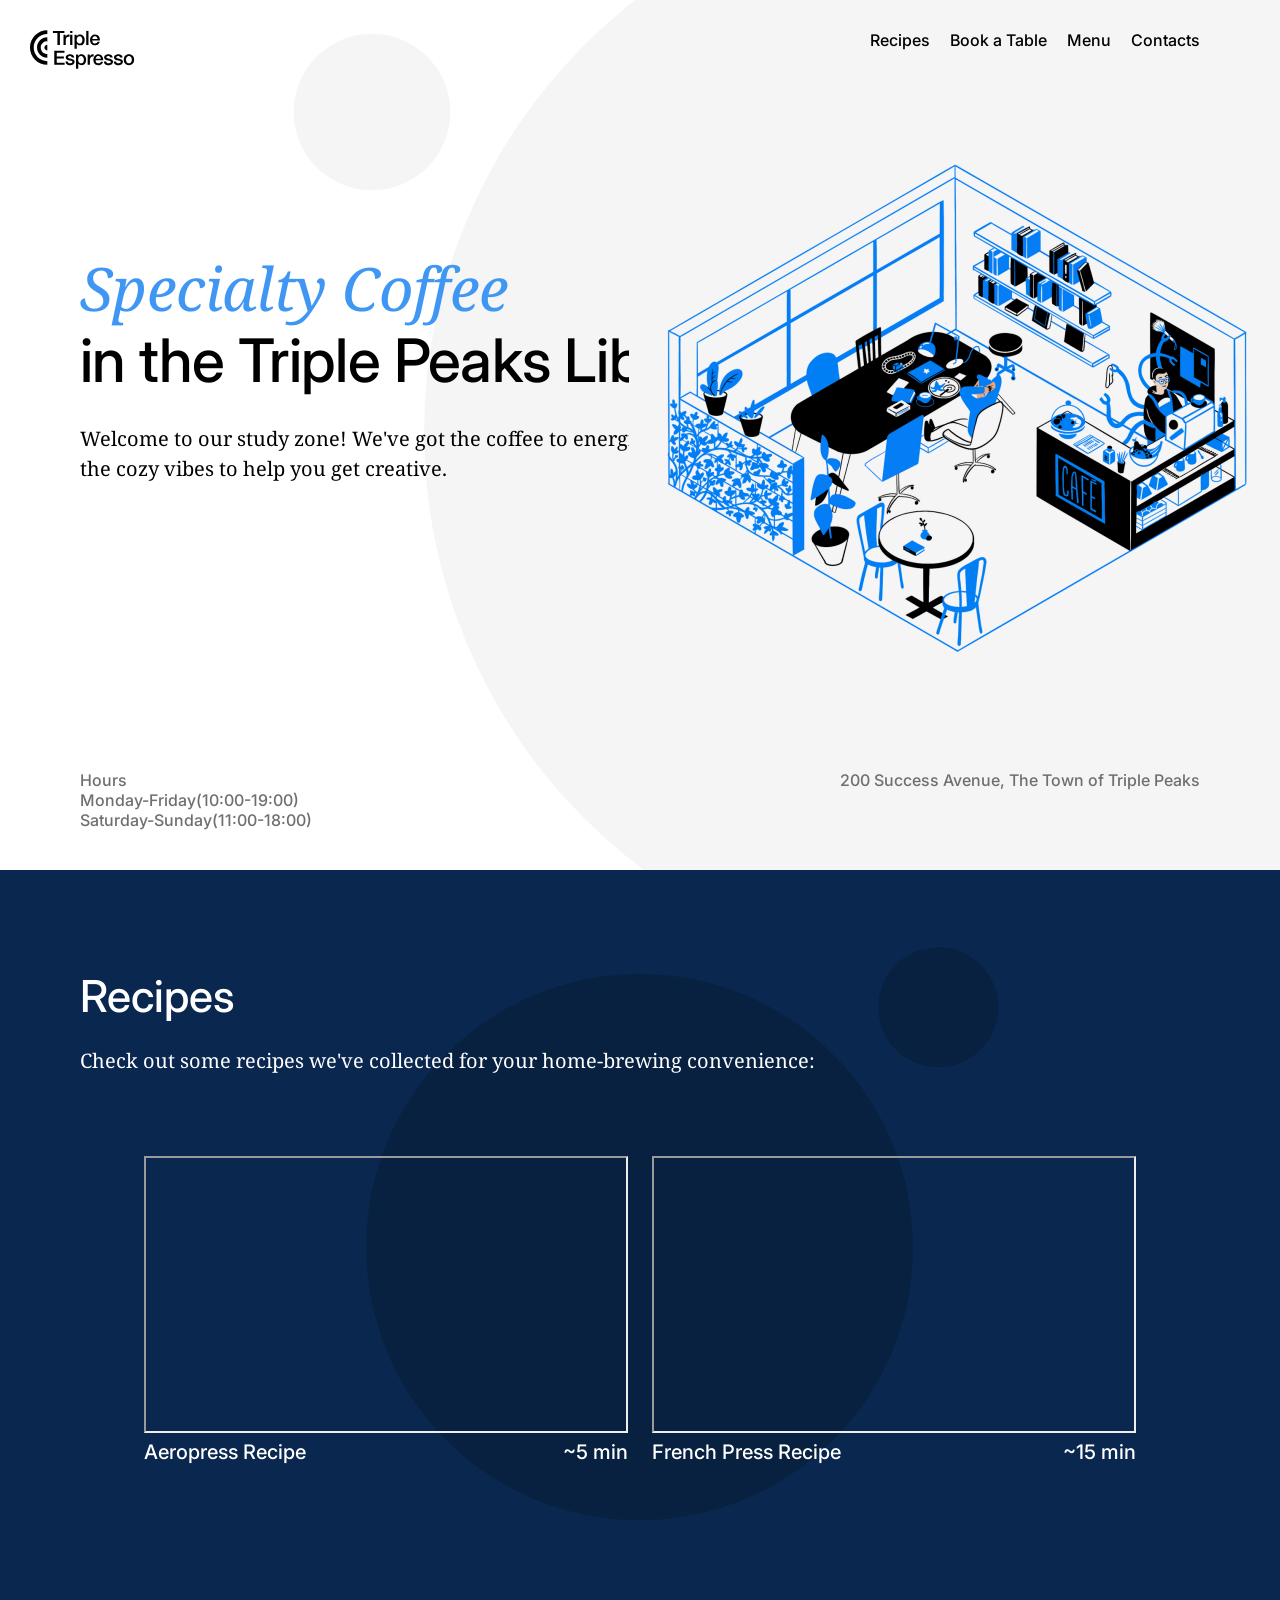
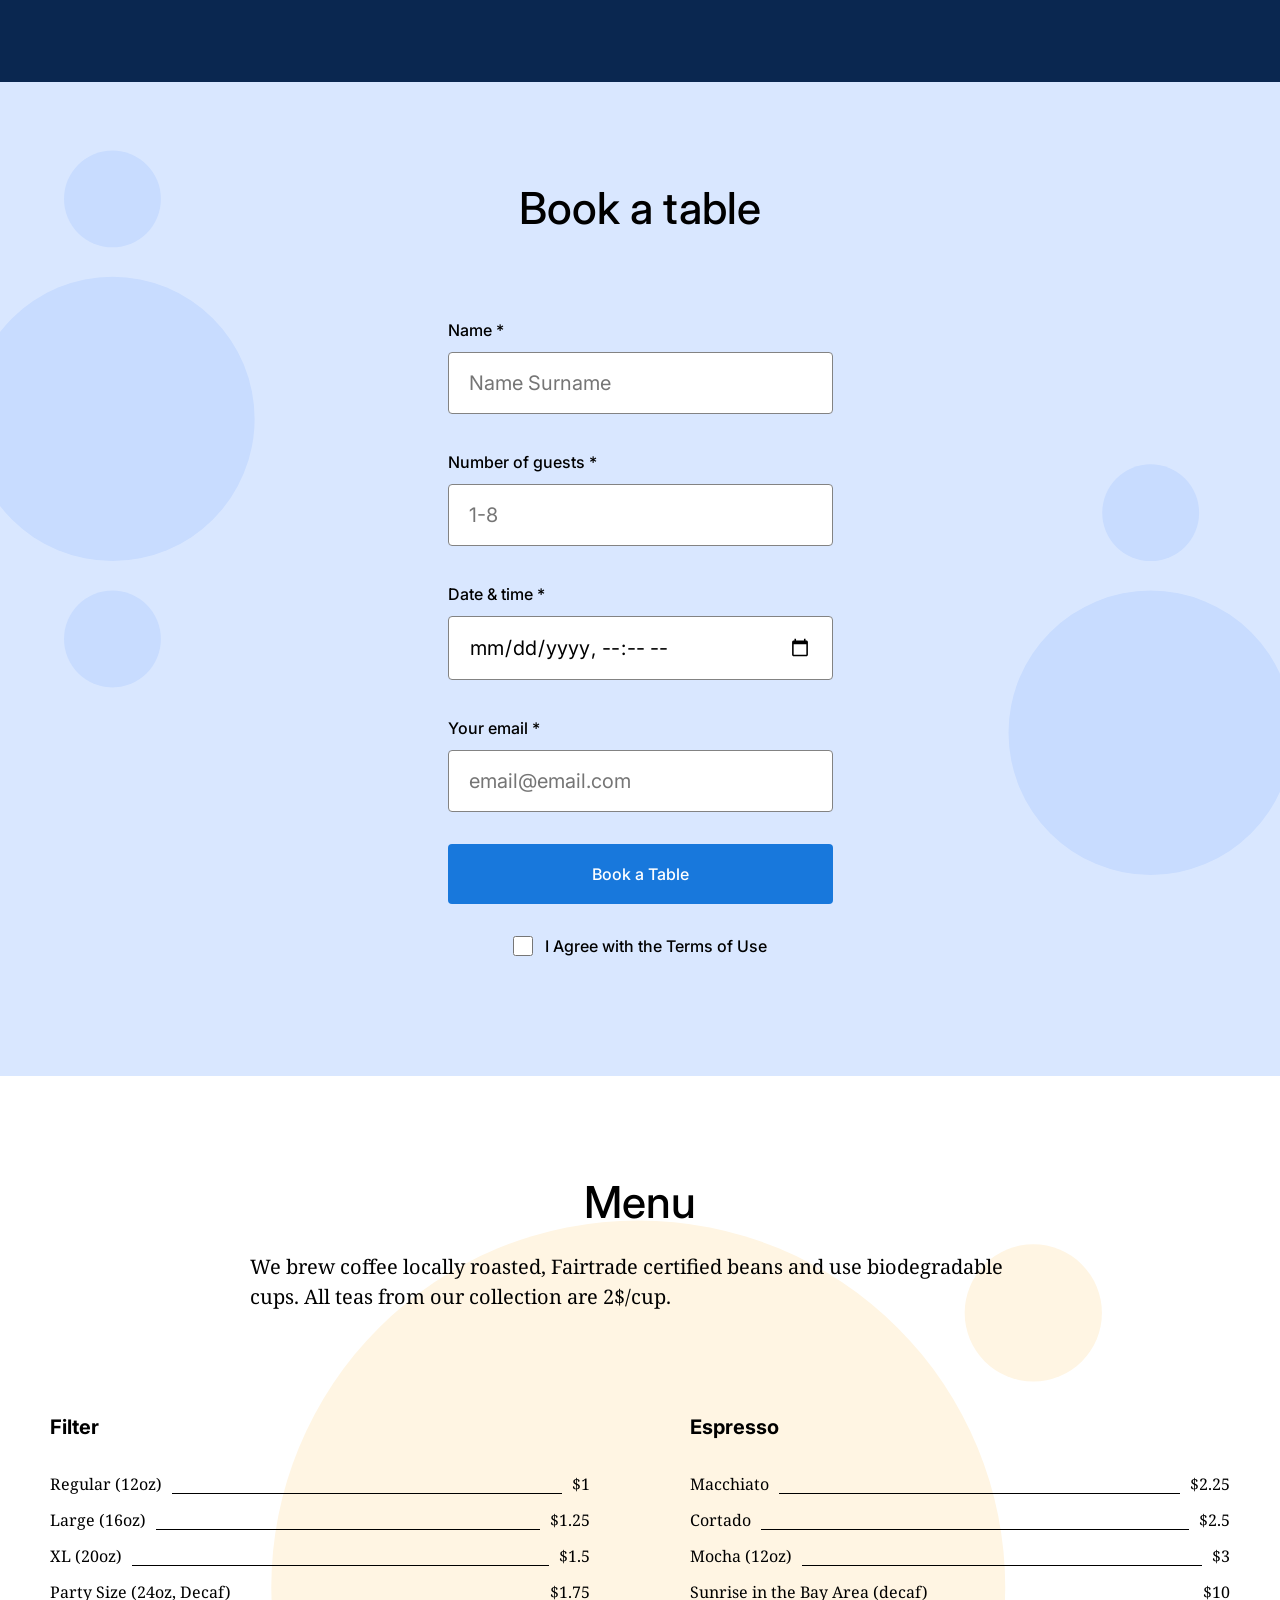
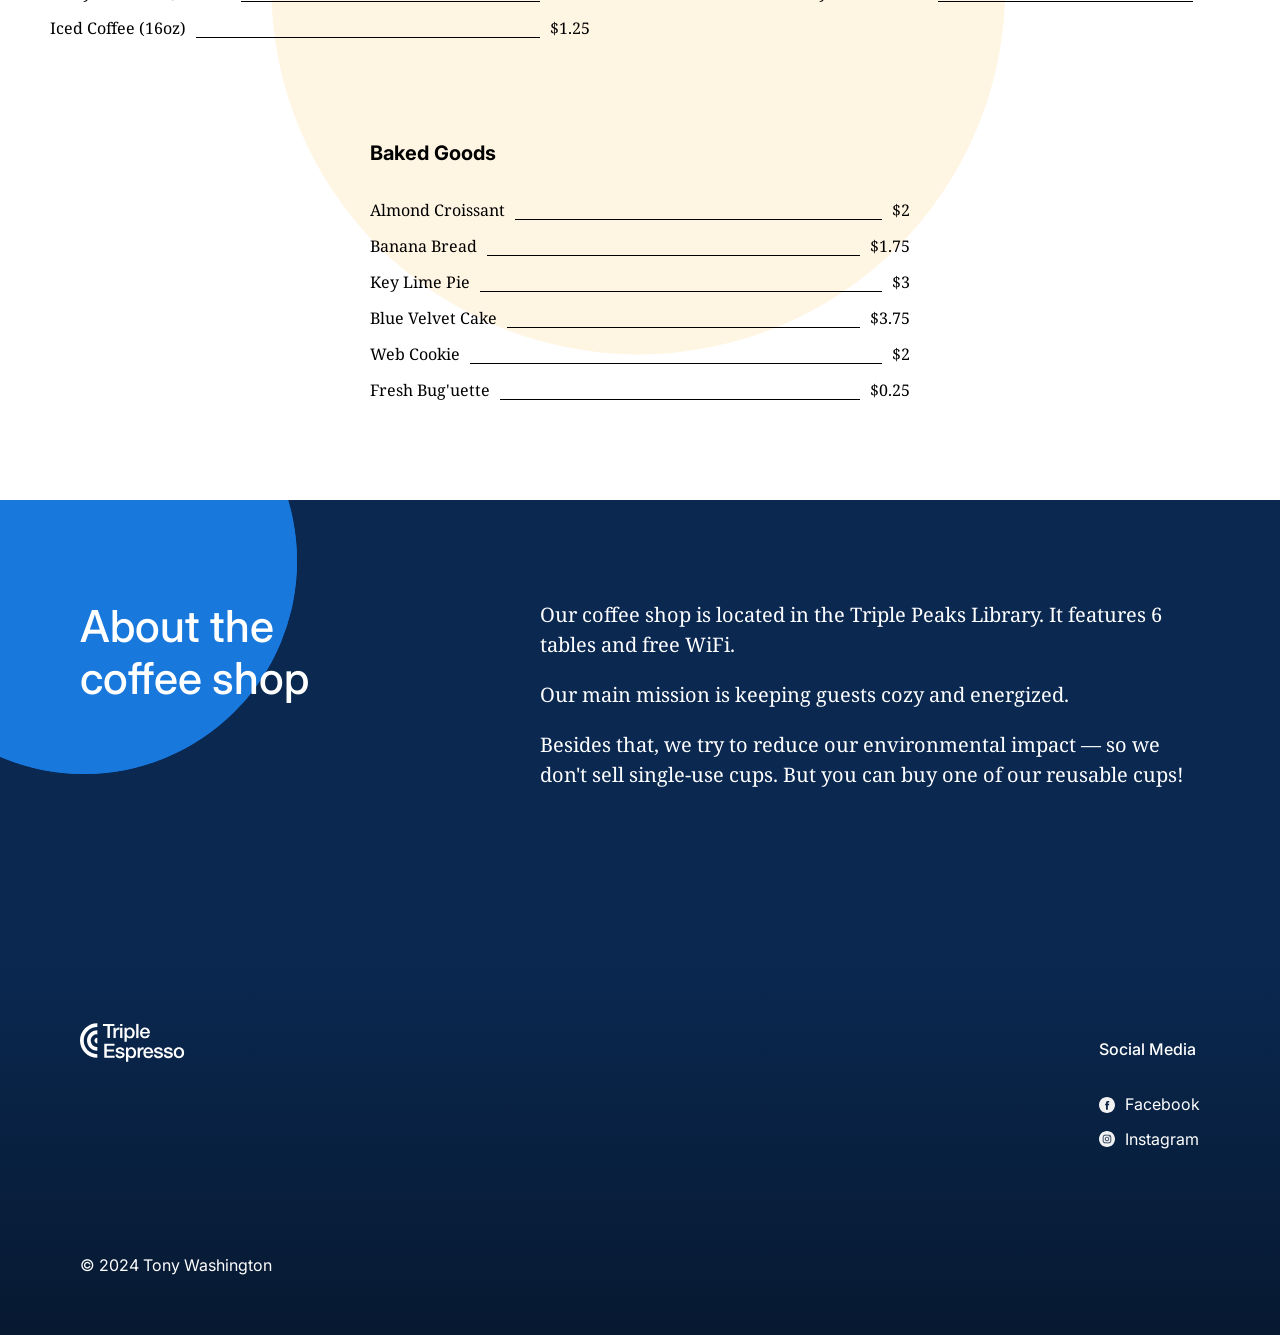
<file: index.html>
<!DOCTYPE html>
<html lang="en">
  <head>
    <meta charset="UTF-8" />
    <meta http-equiv="X-UA-Compatible" content="IE=edge" />
    <meta name="viewport" content="width=device-width, initial-scale=1.0" />
    <meta name="description" content="Coffee Shop Landing Page" />
    <meta name="author" content="Software Engineer" />
    <meta name="keywords" content="HTML, CSS" />
    <link rel="stylesheet" href="vendor/normalize.css" />
    <link rel="stylesheet" href="pages/index.css" />
    <link rel="preconnect" href="https://fonts.googleapis.com" />
    <link rel="preconnect" href="https://fonts.gstatic.com" crossorigin />
    <link
      href="https://fonts.googleapis.com/css2?family=Inter:wght@100..900&family=Noto+Serif:ital,wght@0,100..900;1,100..900&display=swap"
      rel="stylesheet"
    />
    <link rel="icon" type="image/x-icon" href="favicon.ico" />
    <title>Coffee Shop</title>
  </head>
  <body>
    <div class="page">
      <header class="header">
        <nav class="nav">
          <img
            src="./images/logo_coffeeshop_dark.svg"
            alt="Dark Logo"
            class="nav__logo"
          />
          <ul class="nav__links">
            <li class=""><a href="#recipes" class="nav__link">Recipes</a></li>
            <li class=""><a href="#book" class="nav__link">Book a Table</a></li>
            <li class=""><a href="#menu" class="nav__link">Menu</a></li>
            <li class=""><a href="#contact" class="nav__link">Contacts</a></li>
          </ul>
        </nav>
        <h1 class="header__title">
          <span class="header__span-accent"> Specialty Coffee</span> in the
          Triple Peaks Library
        </h1>
        <img
          src="./images/inside_coffee_shop.png"
          alt="Inside the coffee shop"
          class="header__image"
        />
        <p class="header__description">
          Welcome to our study zone! We've got the coffee to energize you and
          the cozy vibes to help you get creative.
        </p>
        <div class="header__footer">
          <div>
            <p class="header__paragraph">Hours</p>
            <p class="header__paragraph">Monday-Friday(10:00-19:00)</p>
            <p class="header__paragraph">Saturday-Sunday(11:00-18:00)</p>
          </div>
          <p class="header__paragraph">
            200 Success Avenue, The Town of Triple Peaks
          </p>
        </div>
      </header>
      <main class="content">
        <section class="recipes" id="recipes">
          <h2 class="recipes__title">Recipes</h2>
          <p class="recipes__subtitle">
            Check out some recipes we've collected for your home-brewing
            convenience:
          </p>
          <div class="recipes__videos">
            <div>
              <iframe
                class="recipes__iframe"
                src="https://www.youtube.com/embed/j6VlT_jUVPc"
                title="YouTube video player"
                allow="accelerometer; autoplay; clipboard-write; encrypted-media; gyroscope; picture-in-picture; web-share"
                referrerpolicy="strict-origin-when-cross-origin"
                allowfullscreen
              ></iframe>
              <p class="recipes__video-caption">
                <span>Aeropress Recipe</span><span> ~5 min </span>
              </p>
            </div>
            <div>
              <iframe
                class="recipes__iframe"
                src="https://www.youtube.com/embed/st571DYYTR8"
                title="YouTube video player"
                allow="accelerometer; autoplay; clipboard-write; encrypted-media; gyroscope; picture-in-picture; web-share"
                referrerpolicy="strict-origin-when-cross-origin"
                allowfullscreen
              ></iframe>
              <p class="recipes__video-caption">
                <span>French Press Recipe</span><span>~15 min</span>
              </p>
            </div>
          </div>
        </section>
        <section class="reservation" id="book">
          <h2 class="reservation__title">Book a table</h2>
          <form class="reservation__form form">
            <fieldset class="form__fieldset">
              <label for="name-input" class="form__label">
                Name *
                <input
                  required
                  type="text"
                  class="form__input"
                  id="name-input"
                  placeholder="Name Surname"
                />
              </label>
              <label for="guests-input" class="form__label">
                Number of guests *
                <input
                  required
                  class="form__input"
                  id="guests-input"
                  type="number"
                  min="1"
                  max="8"
                  placeholder="1-8"
                />
              </label>
              <label for="date-input" class="form__label">
                Date & time *
                <input
                  required
                  type="datetime-local"
                  class="form__input"
                  id="date-input"
                />
              </label>
              <label for="email-input" class="form__label">
                Your email *
                <input
                  class="form__input"
                  type="email"
                  placeholder="email@email.com"
                  id="email-input"
                />
              </label>
            </fieldset>
            <button class="form__button">Book a Table</button>
            <label for="checkbox" class="form__label form__label_type_checkbox">
              <input class="form__checkbox" id="checkbox" type="checkbox" />
              I Agree with the Terms of Use
            </label>
          </form>
        </section>
        <section class="menu" id="menu">
          <h2 class="menu__title">Menu</h2>
          <p class="menu__subtitle">
            We brew coffee locally roasted, Fairtrade certified beans and use
            biodegradable cups. All teas from our collection are 2$/cup.
          </p>
          <ul class="menu__cards">
            <li class="card">
              <h3 class="card__title">Filter</h3>
              <ul class="card__list">
                <li class="card__list-item">
                  Regular (12oz) <span class="card__list-divider"></span>$1
                </li>
                <li class="card__list-item">
                  Large (16oz) <span class="card__list-divider"></span>$1.25
                </li>
                <li class="card__list-item">
                  XL (20oz) <span class="card__list-divider"></span>$1.5
                </li>
                <li class="card__list-item">
                  Party Size (24oz, Decaf)
                  <span class="card__list-divider"></span>$1.75
                </li>
                <li class="card__list-item">
                  Iced Coffee (16oz)
                  <span class="card__list-divider"></span>$1.25
                </li>
              </ul>
            </li>
            <li class="card">
              <h3 class="card__title">Espresso</h3>
              <ul class="card__list">
                <li class="card__list-item">
                  Macchiato <span class="card__list-divider"></span>$2.25
                </li>
                <li class="card__list-item">
                  Cortado <span class="card__list-divider"></span>$2.5
                </li>
                <li class="card__list-item">
                  Mocha (12oz) <span class="card__list-divider"></span>$3
                </li>
                <li class="card__list-item">
                  Sunrise in the Bay Area (decaf)
                  <span class="card__list-divider"></span>$10
                </li>
              </ul>
            </li>
            <li class="card">
              <h3 class="card__title">Baked Goods</h3>
              <ul class="card__list">
                <li class="card__list-item">
                  Almond Croissant <span class="card__list-divider"></span>$2
                </li>
                <li class="card__list-item">
                  Banana Bread <span class="card__list-divider"></span>$1.75
                </li>
                <li class="card__list-item">
                  Key Lime Pie <span class="card__list-divider"></span>$3
                </li>
                <li class="card__list-item">
                  Blue Velvet Cake <span class="card__list-divider"></span>$3.75
                </li>
                <li class="card__list-item">
                  Web Cookie <span class="card__list-divider"></span>$2
                </li>
                <li class="card__list-item">
                  Fresh Bug'uette <span class="card__list-divider"></span>$0.25
                </li>
              </ul>
            </li>
          </ul>
        </section>
        <section class="about" id="contact">
          <h2 class="about__title">About the coffee shop</h2>
          <div class="about__content">
            <p class="about__paragraph">
              Our coffee shop is located in the Triple Peaks Library. It
              features 6 tables and free WiFi.
            </p>
            <p class="about__paragraph">
              Our main mission is keeping guests cozy and energized.
            </p>
            <p class="about__paragraph">
              Besides that, we try to reduce our environmental impact — so we
              don't sell single-use cups. But you can buy one of our reusable
              cups!
            </p>
          </div>
          <div class="about__circle"></div>
          <div class="about__circle about__circle_animation_blurred"></div>
        </section>
      </main>
      <footer class="footer">
        <div class="footer__content">
          <img
            src="./images/logo_coffeeshop_light.svg"
            alt="Triple Espresso Logo"
            class="footer__logo"
          />
          <div class="footer__column">
            <h3 class="footer__column-heading">Social Media</h3>
            <ul class="footer__list">
              <li class="footer__list-item">
                <a href="#" class="footer__social-link">
                  <img
                    src="images/facebook_white.svg"
                    alt="Facebook Logo White"
                    class="footer__social-icon"
                  />
                  Facebook
                </a>
              </li>
              <li class="footer__list-item">
                <a href="#" class="footer__social-link">
                  <img
                    src="images/instagram_white.svg"
                    alt="Instagram Logo White"
                    class="footer__social-icon"
                  />Instagram
                </a>
              </li>
            </ul>
          </div>
        </div>
        <p class="footer__copyright">&copy; 2024 Tony Washington</p>
      </footer>
    </div>
  </body>
</html>
</file>
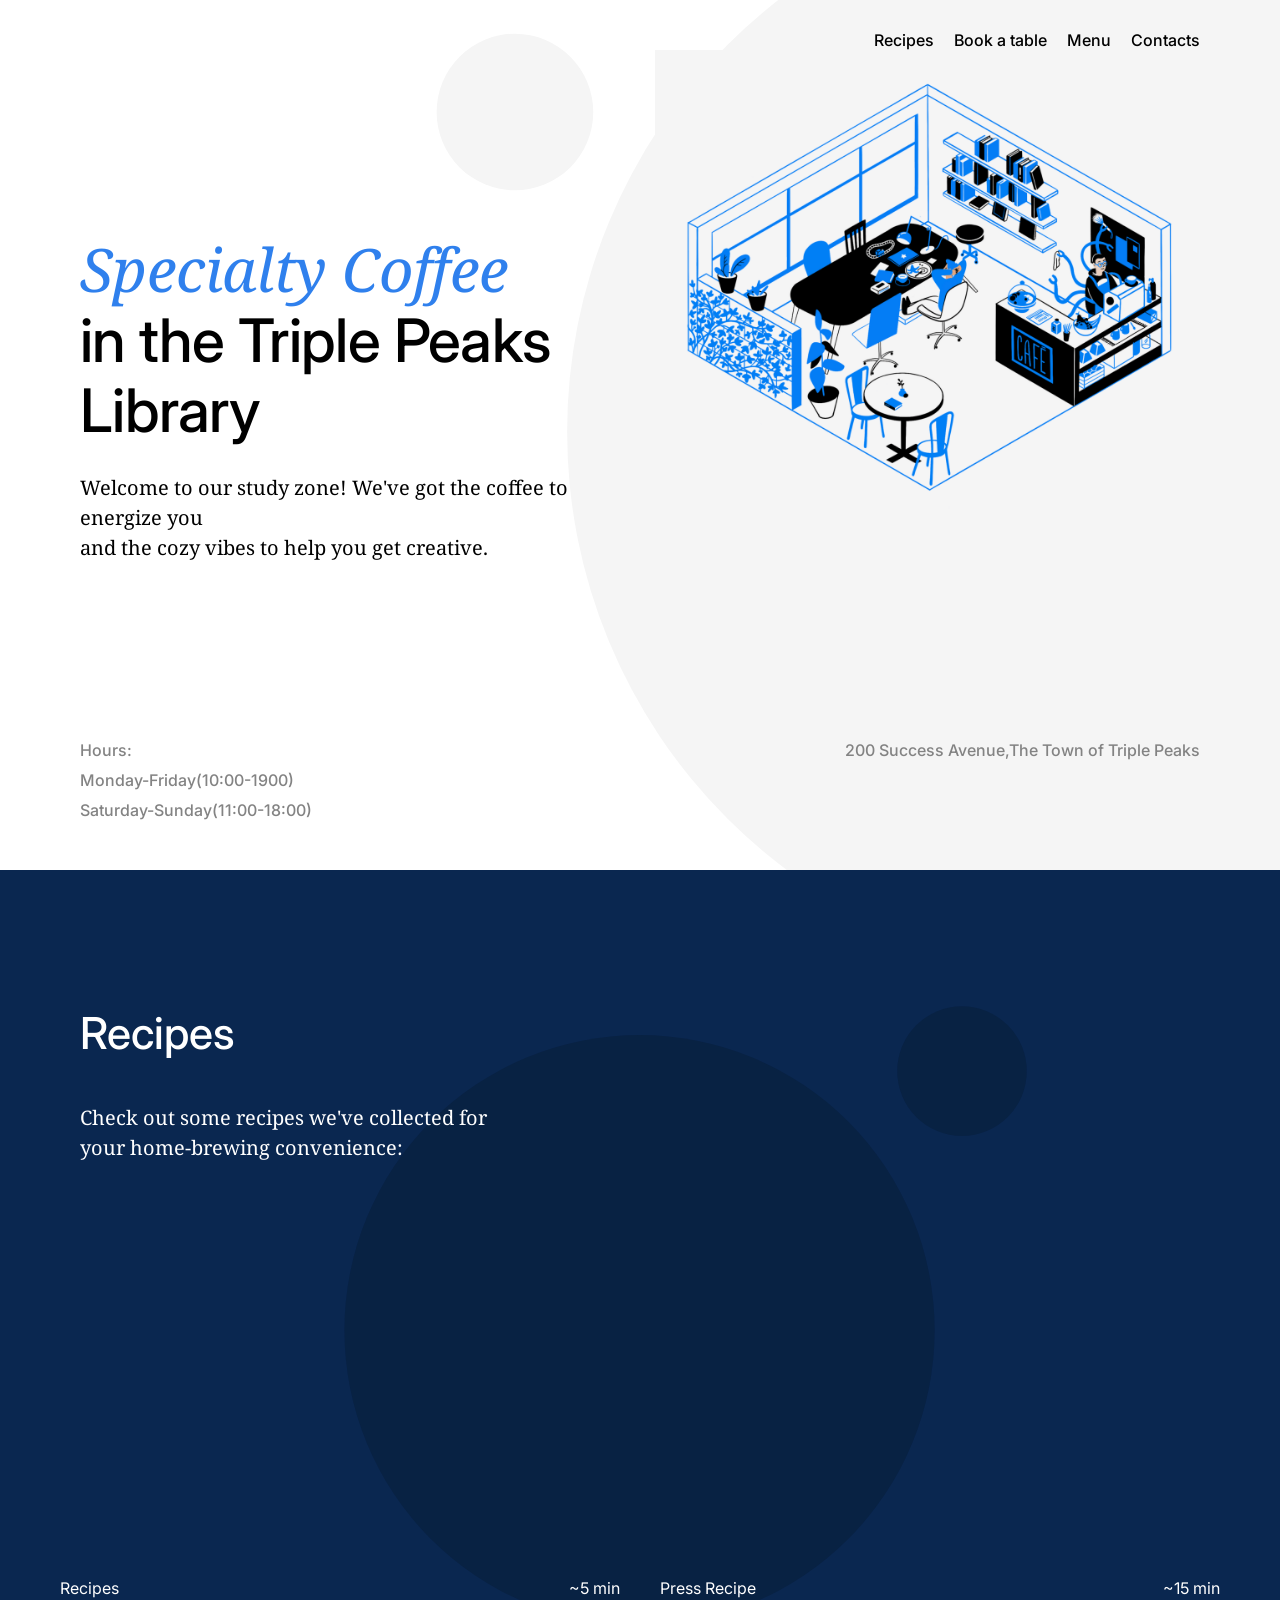
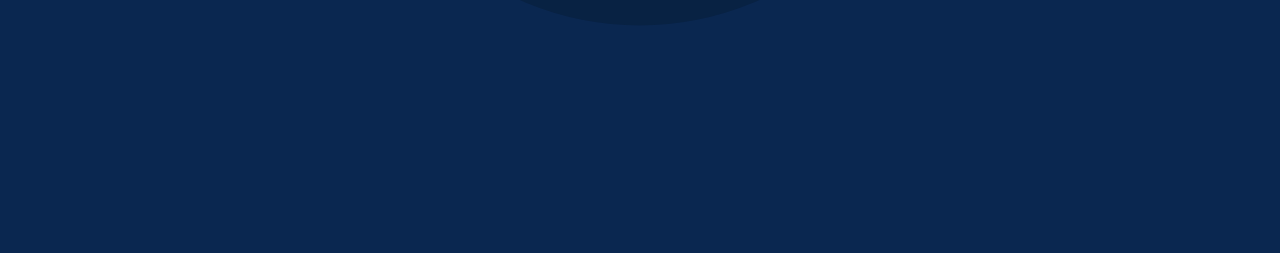
<file: se_project_coffeeshop/index.html>
<!DOCTYPE html>
<html lang="en">
<head>
    <meta charset="UTF-8" />
    <meta http-equiv="X-UA-Compatible" content="IE=edge" />
    <meta name="viewport" content="width=device-width, initial-scale=1.0" />
    <meta name="description" content="Coffee Shop Landing Page" />
    <meta name="author" content="Software Engineer" />
    <meta name="keywords" content="HTML, CSS" />
    <link rel="stylesheet" href="pages/index.css" />
    <link rel="stylesheet" href="vendor/normalize.css" />
    <link rel="preconnect" href="https://fonts.googleapis.com" />
    <link rel="preconnect" href="https://fonts.gstatic.com" crossorigin />
    <link 
        href="https://fonts.googleapis.com/css2?family=Inter:wght@100..900&family=Noto+Serif:ital,wght@0,100..900;1,100..900&display=swap" rel="stylesheet" />
    <link rel="icon" type="image/x-icon" href="favicon.ico" />
    <title>Coffee Shop</title>
</head>
<body>
    <div class="page">
        <header class="header">
            <img src="./images/background_header.svg" alt="Circles Header" class="background_image_header">
            <nav class="nav">
                <ul class="nav__links">
                    <li><a href="#recipes" class="nav__link">Recipes</a></li>
                    <li><a href="" class="nav__link">Book a table</a></li>
                    <li><a href="" class="nav__link">Menu</a></li>
                    <li><a href="" class="nav__link">Contacts</a></li>
                </ul>
            </nav>
            <div class="header__content">
                <div class="header__text">
                    <h1 class="header__title">
                        <span class="header__span-accent">Specialty Coffee</span> in the Triple Peaks Library</h1>
                    <p class="header__description">Welcome to our study zone! We've got the coffee to energize you<br>and the cozy vibes to help you get creative.
                    </p>
                </div>
                <img src="./images/inside_coffee_shop.png" alt="Inside Coffee Shop" class="library_image">
            </div>
        
            <div class="header__footer">
                <div>
                    <p class="header__paragraph">Hours:</p>
                    <p class="header__paragraph">Monday-Friday(10:00-1900)</p>
                    <p class="header__paragraph">Saturday-Sunday(11:00-18:00)</p>
                </div>
                <div>
                    <p class="header__paragraph">200 Success Avenue,The Town of Triple Peaks</p>
                </div>
            </div>
        </header>
        <main class="content">
            <section class="recipes" id="recipes">
                <img src="./images/background_recipes.svg" alt="Recipes Circles" class="background_image_recipes">
                <header class="background_image_recipes"></header>
                <h2 class="recipes__title">Recipes</h2>
                <p class="recipes__subtitle">Check out some recipes we've collected for your home-brewing convenience:
                </p>
                <div class="recipes__videos">
                 <div>
                    <iframe width="560" height="315" src="https://www.youtube.com/embed/j6VlT_jUVPc?si=uR3LSs6IowWjT5xE" title="YouTube video player" frameborder="0" allow="accelerometer; autoplay; clipboard-write; encrypted-media; gyroscope; picture-in-picture; web-share" referrerpolicy="strict-origin-when-cross-origin" allowfullscreen></iframe>
                   <p class="recipes__video-caption"><span>Recipes</span><span> ~5 min </span></p>
                 </div>
                 <div>
                   <iframe width="560" height="315" src="https://www.youtube.com/embed/st571DYYTR8?si=mo95EKrip5rWjRe7" title="YouTube video player" frameborder="0" allow="accelerometer; autoplay; clipboard-write; encrypted-media; gyroscope; picture-in-picture; web-share" referrerpolicy="strict-origin-when-cross-origin" allowfullscreen></iframe>
                   <p class="recipes__video-caption"><span>Press Recipe</span><span>~15 min</span></p>
                 </div>
                </div>
            </section>
            <section class="reservation"></section>
            <section class="menu"></section>
            <section class="about"></section>
        </main>
        <footer class="footer"></footer>
    </div>
</body>
</html>
</file>
<file: pages/index.css>
@import url(../blocks/pages.css);
@import url(../blocks/header.css);
@import url(../blocks/nav.css);
@import url(../blocks/recipes.css);
@import url(../blocks/reservation.css);
@import url(../blocks/form.css);
@import url(../blocks/menu.css);
@import url(../blocks/card.css);
@import url(../blocks/about.css);
@import url(../blocks/footer.css);
</file>
<file: se_project_coffeeshop/pages/index.css>
.page {
    font-family: Inter, Arial, sans-serif;
    font-size: 16px;
    line-height: 20px;
    min-width: 1100px;
    max-width: 1600px;
    margin: auto;
    position: relative;
}

.header {
    padding: 30px 80px 40px;
}

.header, .header__content, .header__footer, .nav {
    position: relative; 
    z-index: 1; /* or higher value */
}

.nav {
    display: flex;
    justify-content: space-between;
}

.nav__logo {
    position: relative;
    left: -50px;
}

.nav__links {
    display: flex;
    padding: 0;
    margin: 0;
    margin-left: auto;
    list-style-type: none;
    gap: 20px;
    font-family: "Inter";
    font-style: normal;
    font-weight: 500;
    font-size: 16px;
    line-height: 20px;
}

.nav__link {
    color: black;
    text-decoration: none;
}

.header {
    position: relative;
    padding: 30px 80px 40px;
    display: flex;
    flex-direction: column;
    min-height: 720px;
    max-height: 800px;
    height: 100vh
}

.library_image_container {
    position: relative;
    width: 100%;
    height: auto; /* Adjust height based on design /
    overflow: hidden; / Hide any overflow content */
}

.header .background_image_header {
    position: absolute;
    top: 0;
    left: 0;
    width: 100%;
    height: 100%;
    object-fit: cover;
    z-index: 0;
}

.header__content, .header__footer, .nav {
    position: relative;
    z-index: 1;
}

.header__title {
    max-width: 729px;
    font-size: 60px;
    line-height: 70px;
    margin: 183px 0 0;
    letter-spacing: -0.6px;
    font-weight: 500;
}

.header__content {
    display: flex;
    align-items: flex-start;
    gap: 20px;
}

.header__text {
    max-width: 683px;
}

.header__description {
    max-width: 683px;
    font-size: 20px;
    line-height: 30px;
    margin: 28px 0 0;
    font-family: "Noto Serif";
    font-style: normal;
}

.library_image {
    width: 100%
    height auto;
    max-height: 568px;
    margin-top: 0;
    margin-right: 5px;
    align-self: flex-start;
    overflow: hidden;
    object-fit: contain;
}

.library_image_container {
    position: relative;
    width: 100%;
    height: auto; /* Adjust height based on design /
    overflow: hidden; / Hide any overflow content */
}

.header .background_image {
    position: absolute;
    top: 0;
    left: 0;
    width: 100%;
    height: 100%;
    object-fit: cover;
    z-index: 0;
}
.header__span-accent {
    display: block;
    color: #2f80ed;
    font-family: "Noto Serif";
    font-style: italic;
    font-weight: normal;
    font-size: 60px;
    line-height: 72px;
    color: #2f80ed;
}

.header__footer {
    display: flex;
    justify-content: space-between;
    align-items: flex-start;
    gap: 20px;
    margin-top: auto;
    font-family: "Inter";
    font-style: normal;
    font-weight: 500;
    font-size: 16px;
    line-height: 20px;
    color: #838383;
}

.header__paragraph {
    margin: 0;
    padding-bottom: 10px;
}

.header__footer div {
    display: flex;
    flex-direction: column;
}

.background-image {
    position: relative;
    opacity: 100%;
    overflow:visible;
}

.recipes {
    padding: 100px 80px 215px;
    background-color: #0a2750;
    color: white;
    display: flex;
    flex-direction: column;
    position: relative;
    overflow: hidden;
}

.recipes__title {
    display: flex;
    flex-direction: column;
    max-width: 580px;
    margin-bottom: 24px;
    font-family: "Inter";
    font-style: normal;
    font-weight: 500;
    font-size: 44px;
    line-height: 52px;

}

.recipes__subtitle {
    max-width: 438px;
    margin-bottom: 80px;
    font-family: "Noto Serif";
    font-style: normal;
    font-weight: normal;
    font-size: 20px;
    line-height: 30px;

}

.recipes__videos {
    display: flex;
    gap: 40px;
    justify-content: center;
    margin-bottom: 24px;
}

.recipes__video-caption{
    display: flex;
    justify-content: space-between;
}

.recipes .background_image_recipes {
    position: absolute;
    top: 0;
    left: 0;
    width: 100%;
    height: 100%;
    object-fit:cover;
    z-index: 0;
    opacity: 0.8;
}

.recipes__title, .recipes__subtitle, .recipes__videos {
    position: relative;
    z-index: 1; /* Ensure content is above the background image */
}
</file>
